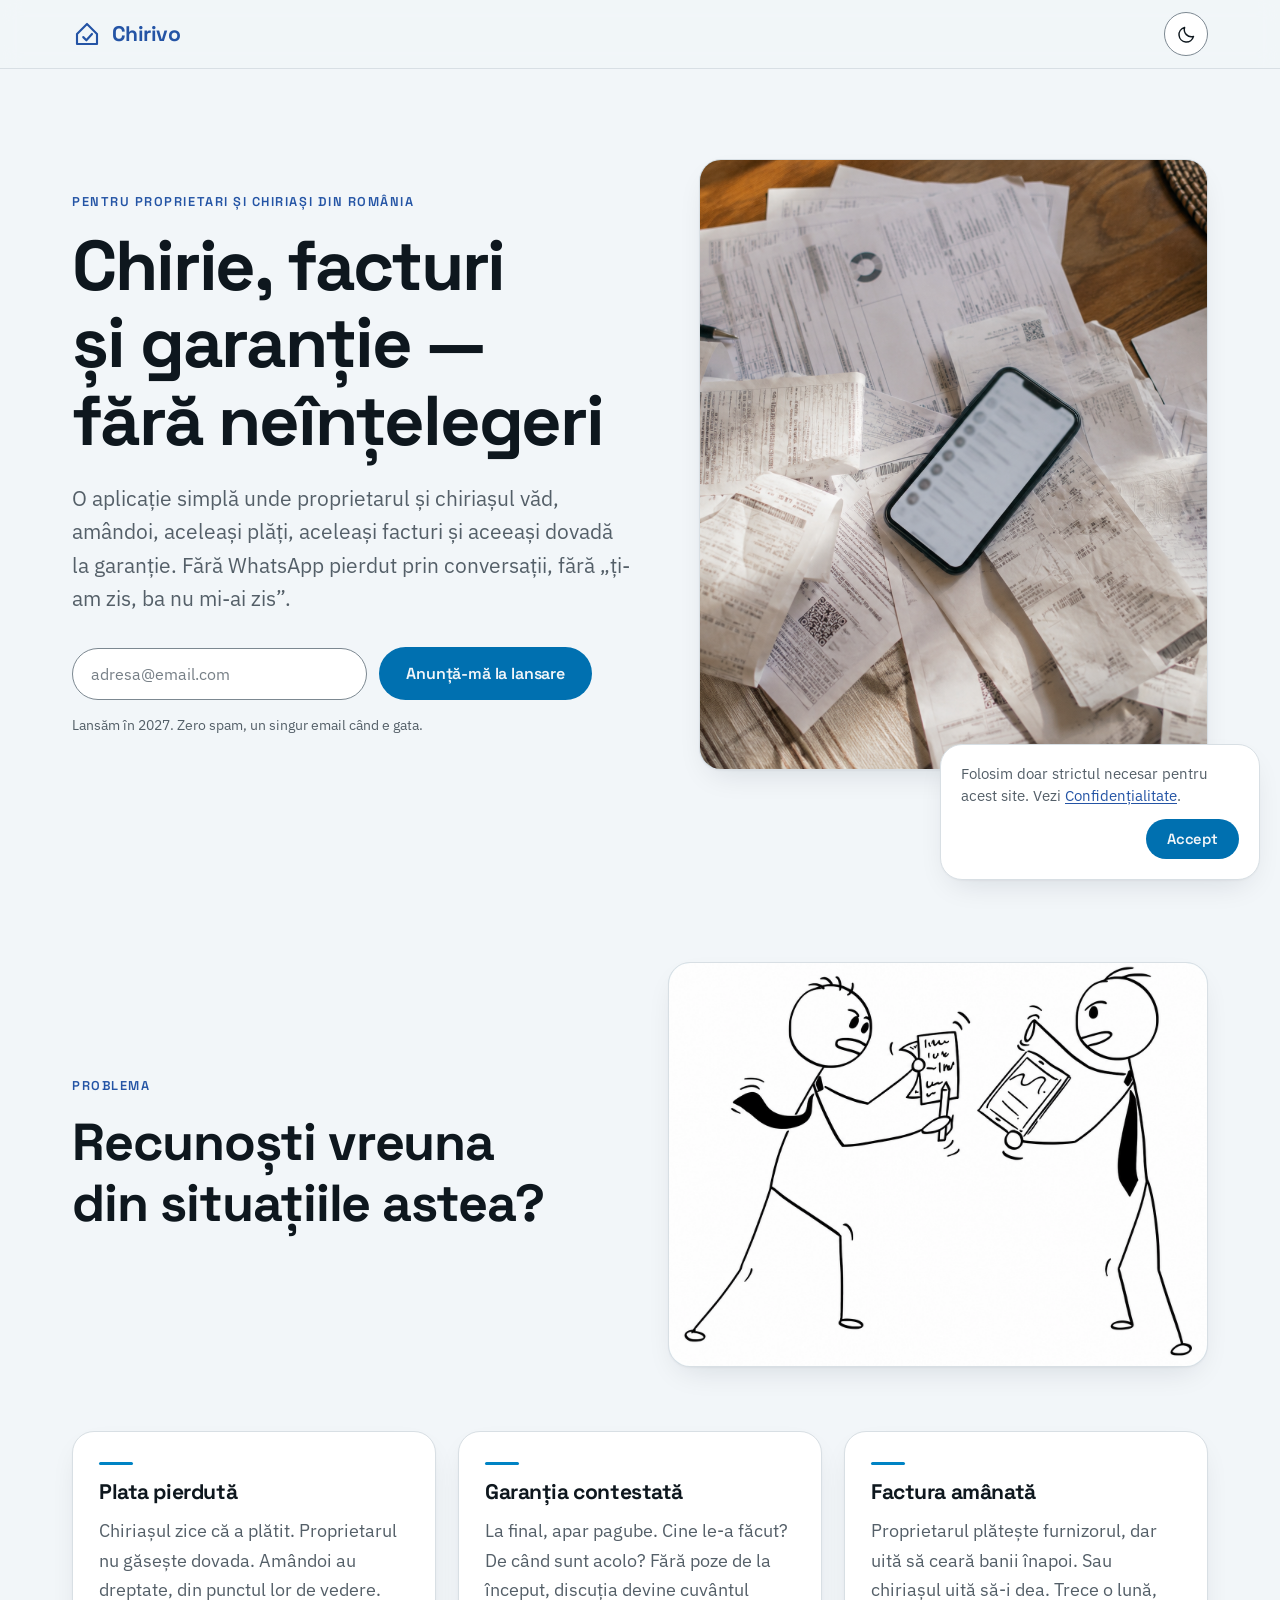
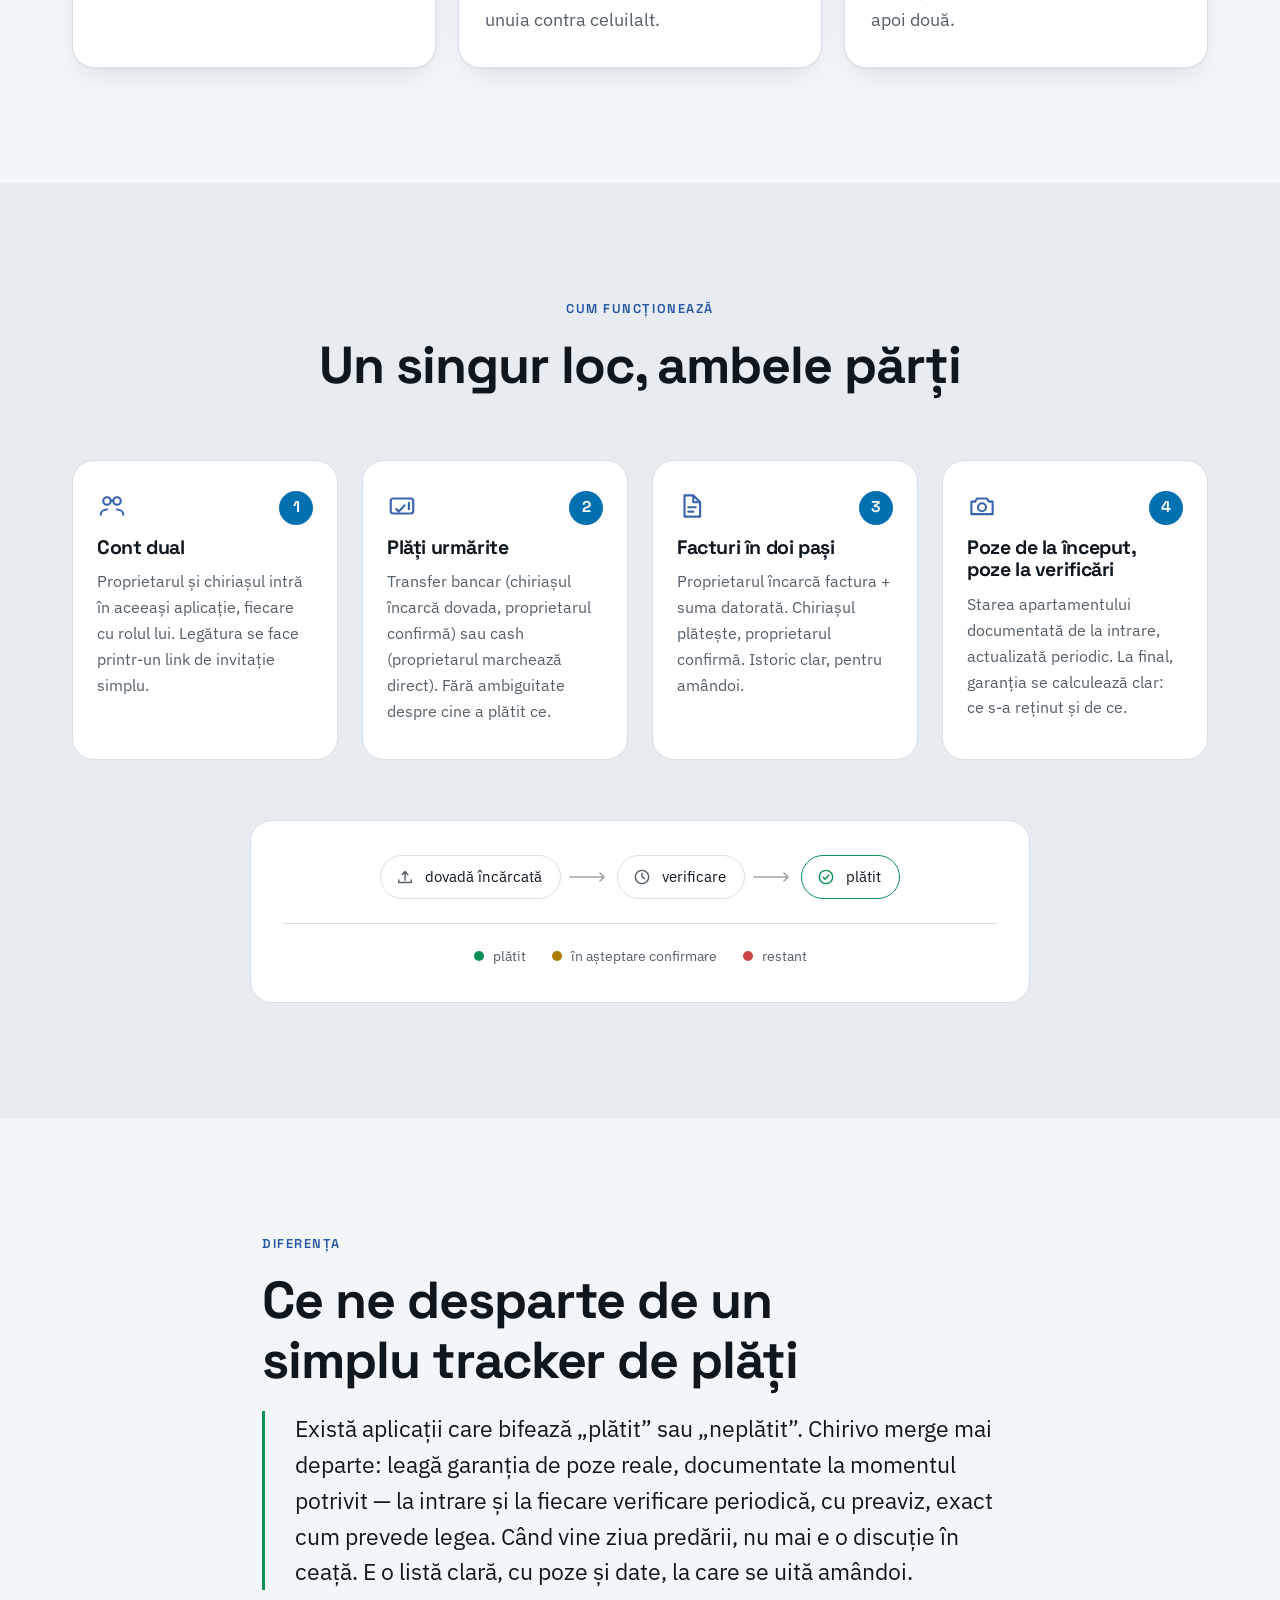
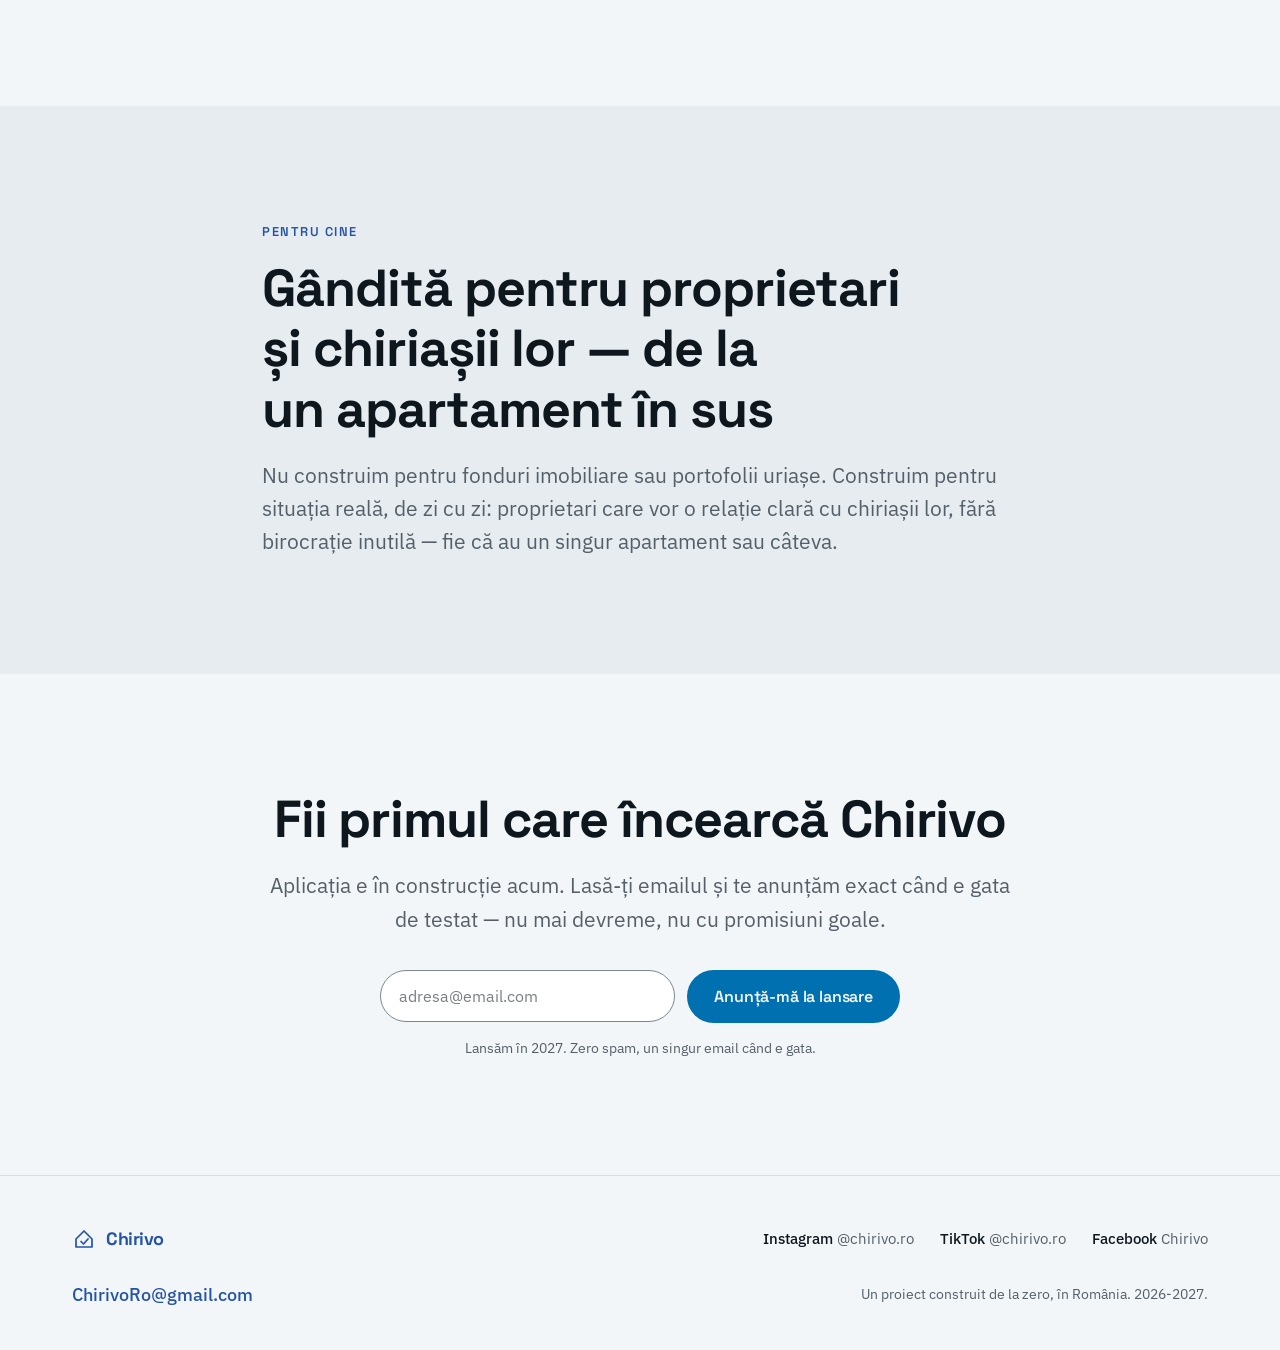
<file: index.html>
<!DOCTYPE html>
<html lang="ro" data-theme="light">
<head>
  <meta charset="UTF-8">
  <meta name="viewport" content="width=device-width, initial-scale=1.0">

  <!-- ============================================================
       SEO + METADATE
       ============================================================ -->
  <title>Chirivo — chirie, facturi și garanție fără neînțelegeri</title>
  <meta name="description" content="O aplicație simplă unde proprietarul și chiriașul văd, amândoi, aceleași plăți, aceleași facturi și aceeași dovadă la garanție.">
  <meta name="theme-color" content="#3B6FCC">

  <!-- Open Graph (share pe social media) -->
  <meta property="og:type" content="website">
  <meta property="og:title" content="Chirivo — chirie, facturi și garanție fără neînțelegeri">
  <meta property="og:description" content="O aplicație simplă unde proprietarul și chiriașul văd, amândoi, aceleași plăți, aceleași facturi și aceeași dovadă la garanție.">
  <meta property="og:locale" content="ro_RO">
  <!-- Cât timp site-ul stă pe GitHub Pages. Când legi domeniul propriu (ex. chirivo.ro),
       schimbă ambele adrese de mai jos cu cele noi — vezi README, secțiunea de domeniu. -->
  <meta property="og:url" content="https://pixelcraft-fo.github.io/Chirivo/">
  <meta property="og:image" content="https://pixelcraft-fo.github.io/Chirivo/images/og.png">
  <meta property="og:image:width" content="1200">
  <meta property="og:image:height" content="630">

  <!-- Twitter/X (folosește tot cardul Open Graph de mai sus) -->
  <meta name="twitter:card" content="summary_large_image">
  <meta name="twitter:title" content="Chirivo — chirie, facturi și garanție fără neînțelegeri">
  <meta name="twitter:description" content="O aplicație simplă unde proprietarul și chiriașul văd, amândoi, aceleași plăți, aceleași facturi și aceeași dovadă la garanție.">
  <meta name="twitter:image" content="https://pixelcraft-fo.github.io/Chirivo/images/og.png">

  <!-- Favicon (iconița brandului, fișier separat: favicon.svg) -->
  <link rel="icon" href="favicon.svg" type="image/svg+xml">

  <!-- ============================================================
       FONTURI — Space Grotesk (titluri) + IBM Plex Sans (text)
       ============================================================ -->
  <link rel="preconnect" href="https://fonts.googleapis.com">
  <link rel="preconnect" href="https://fonts.gstatic.com" crossorigin>
  <link href="https://fonts.googleapis.com/css2?family=IBM+Plex+Sans:wght@400;500;600&family=Space+Grotesk:wght@600;700&display=swap" rel="stylesheet">

  <link rel="stylesheet" href="style.css">

  <!-- ============================================================
       TEMA — se aplică ÎNAINTE de primul paint, ca să nu clipească
       pagina albă când utilizatorul are tema dark salvată.
       (singurul script inline din pagină; restul e în script.js)
       ============================================================ -->
  <script>
    (function () {
      var salvat = null;
      try { salvat = localStorage.getItem('chirivo-theme'); } catch (e) {}
      var sistemDark = window.matchMedia('(prefers-color-scheme: dark)').matches;
      var tema = salvat || (sistemDark ? 'dark' : 'light');
      document.documentElement.setAttribute('data-theme', tema);
    })();
  </script>

  <!-- ============================================================
       ANALYTICS — Cloudflare Web Analytics.
       Fără cookie-uri, fără urmărire individuală — doar cifre
       agregate (vizitatori, pagini, dispozitive). De-asta nu are
       nevoie de acordul din caseta de consimțământ.
       ============================================================ -->
  <script type='module' src='https://static.cloudflareinsights.com/beacon.min.js' data-cf-beacon='{"token": "d4bb75a4bd6c4e7bae8ffd09bd26c5d8"}'></script>
</head>

<body>

  <!-- ============================================================
       PRELOADER — ecran plin, ÎNTOTDEAUNA pe fundal închis,
       indiferent de tema aleasă. Iconița se desenează, apoi fade-out.
       Se ascunde din script.js (sau instant, dacă utilizatorul are
       prefers-reduced-motion: reduce).
       ============================================================ -->
  <div class="preloader" id="preloader" role="status" aria-label="Se încarcă Chirivo">
    <svg class="preloader__mark" viewBox="0 0 24 24" fill="none" xmlns="http://www.w3.org/2000/svg" aria-hidden="true">
      <path class="house" d="M4 12L12 4L20 12V20H4V12Z" stroke="currentColor" stroke-width="1.7" stroke-linejoin="round" stroke-linecap="round"/>
      <path class="check" d="M9 14.5L11.5 17L16 12" stroke="currentColor" stroke-width="1.7" stroke-linecap="round" stroke-linejoin="round"/>
    </svg>
  </div>

  <!-- Sări la conținut — util pentru navigare cu tastatura -->
  <a class="skip-link" href="#continut">Sari la conținut</a>

  <!-- ============================================================
       1. HEADER — logo stânga, switch temă dreapta
       ============================================================ -->
  <header class="site-header">
    <div class="wrap site-header__inner">

      <a class="logo" href="#" aria-label="Chirivo — acasă">
        <svg class="logo__mark" viewBox="0 0 24 24" fill="none" xmlns="http://www.w3.org/2000/svg" aria-hidden="true">
          <path d="M4 12L12 4L20 12V20H4V12Z" stroke="currentColor" stroke-width="1.7" stroke-linejoin="round" stroke-linecap="round"/>
          <path d="M9 14.5L11.5 17L16 12" stroke="currentColor" stroke-width="1.7" stroke-linecap="round" stroke-linejoin="round"/>
        </svg>
        <span class="logo__word">Chirivo</span>
      </a>

      <!-- Switch temă: aria-label-ul e actualizat din JS -->
      <button class="theme-toggle" id="theme-toggle" type="button" aria-label="Comută tema">
        <!-- soare (vizibil în tema dark: „treci pe light") -->
        <svg class="theme-toggle__icon theme-toggle__icon--sun" viewBox="0 0 24 24" fill="none" aria-hidden="true">
          <circle cx="12" cy="12" r="4.2" stroke="currentColor" stroke-width="1.7"/>
          <path d="M12 2.6v2.2M12 19.2v2.2M4.5 4.5l1.6 1.6M17.9 17.9l1.6 1.6M2.6 12h2.2M19.2 12h2.2M4.5 19.5l1.6-1.6M17.9 6.1l1.6-1.6" stroke="currentColor" stroke-width="1.7" stroke-linecap="round"/>
        </svg>
        <!-- lună (vizibilă în tema light: „treci pe dark") -->
        <svg class="theme-toggle__icon theme-toggle__icon--moon" viewBox="0 0 24 24" fill="none" aria-hidden="true">
          <path d="M20 14.2A8.2 8.2 0 0 1 9.8 4a8.4 8.4 0 1 0 10.2 10.2Z" stroke="currentColor" stroke-width="1.7" stroke-linejoin="round" stroke-linecap="round"/>
        </svg>
      </button>

    </div>
  </header>

  <main id="continut">

    <!-- ============================================================
         2. HERO
         ============================================================ -->
    <section class="hero">
      <div class="wrap hero__grid">

        <div class="hero__col">
          <p class="eyebrow">Pentru proprietari și chiriași din România</p>
          <h1 class="hero__title">Chirie, facturi și garanție — fără neînțelegeri</h1>
          <p class="hero__sub lead">
            O aplicație simplă unde proprietarul și chiriașul văd, amândoi, aceleași plăți,
            aceleași facturi și aceeași dovadă la garanție. Fără WhatsApp pierdut prin
            conversații, fără „ți-am zis, ba nu mi-ai zis”.
          </p>

          <!-- Formular waitlist #1 (Hero).
               ÎNLOCUIEȘTE YOUR_FORM_ID cu ID-ul tău real de pe formspree.io -->
          <div class="signup" data-signup>
            <form class="signup__form" action="https://formspree.io/f/mgaewygp" method="POST" novalidate>
              <label class="visually-hidden" for="email-hero">Adresa ta de email</label>
              <input class="signup__input" type="email" id="email-hero" name="email" placeholder="adresa@email.com" autocomplete="email" required>
              <button class="btn btn--primary" type="submit">Anunță-mă la lansare</button>
            </form>
            <p class="signup__note">Lansăm în 2027. Zero spam, un singur email când e gata.</p>
            <!-- Mesajele de stare (succes/eroare) sunt afișate din script.js -->
            <p class="signup__msg" role="status" aria-live="polite" hidden></p>
          </div>
        </div>

        <div class="hero__col hero__media">
          <!-- Cadrul are un background din paletă: dacă poza lipsește,
               secțiunea rămâne curată vizual (vezi .media-frame în style.css) -->
          <figure class="media-frame media-frame--hero">
            <img src="images/poza1.png" alt="Proprietar și chiriaș verificând împreună, pe telefon, situația plăților și a facturilor apartamentului" loading="eager" width="1200" height="1400">
          </figure>
        </div>

      </div>
    </section>

    <!-- ============================================================
         3. PROBLEMA
         ============================================================ -->
    <section class="section problema">
      <div class="wrap">

        <div class="problema__head">
          <div class="problema__head-text">
            <p class="eyebrow">Problema</p>
            <h2 class="section__title">Recunoști vreuna din situațiile astea?</h2>
          </div>
          <figure class="media-frame media-frame--problema">
            <img src="images/poza2.png" alt="Chitanțe, facturi de utilități și mesaje pe telefon amestecate pe masă — evidența unei chirii ținută dezordonat" loading="lazy" width="900" height="700">
          </figure>
        </div>

        <!-- 3 carduri: stivuite pe mobil, alăturate pe desktop -->
        <div class="cards">

          <article class="card">
            <h3 class="card__title">Plata pierdută</h3>
            <p class="card__text">Chiriașul zice că a plătit. Proprietarul nu găsește dovada. Amândoi au dreptate, din punctul lor de vedere.</p>
          </article>

          <article class="card">
            <h3 class="card__title">Garanția contestată</h3>
            <p class="card__text">La final, apar pagube. Cine le-a făcut? De când sunt acolo? Fără poze de la început, discuția devine cuvântul unuia contra celuilalt.</p>
          </article>

          <article class="card">
            <h3 class="card__title">Factura amânată</h3>
            <p class="card__text">Proprietarul plătește furnizorul, dar uită să ceară banii înapoi. Sau chiriașul uită să-i dea. Trece o lună, apoi două.</p>
          </article>

        </div>
      </div>
    </section>

    <!-- ============================================================
         4. CUM FUNCȚIONEAZĂ — 4 pași numerotați + schema de status
         ============================================================ -->
    <section class="section cum">
      <div class="wrap">
        <p class="eyebrow">Cum funcționează</p>
        <h2 class="section__title section__title--center">Un singur loc, ambele părți</h2>

        <ol class="steps">

          <li class="step">
            <span class="step__num" aria-hidden="true">1</span>
            <!-- iconiță: două persoane legate (cont dual) -->
            <svg class="step__icon" viewBox="0 0 24 24" fill="none" aria-hidden="true">
              <circle cx="8" cy="8" r="3" stroke="currentColor" stroke-width="1.7"/>
              <circle cx="16" cy="8" r="3" stroke="currentColor" stroke-width="1.7"/>
              <path d="M3 19c0-2.5 2.2-4.2 5-4.2M21 19c0-2.5-2.2-4.2-5-4.2M11 8h2" stroke="currentColor" stroke-width="1.7" stroke-linecap="round"/>
            </svg>
            <h3 class="step__title">Cont dual</h3>
            <p class="step__text">Proprietarul și chiriașul intră în aceeași aplicație, fiecare cu rolul lui. Legătura se face printr-un link de invitație simplu.</p>
          </li>

          <li class="step">
            <span class="step__num" aria-hidden="true">2</span>
            <!-- iconiță: bancnotă / plată confirmată -->
            <svg class="step__icon" viewBox="0 0 24 24" fill="none" aria-hidden="true">
              <rect x="3" y="6" width="18" height="12" rx="2" stroke="currentColor" stroke-width="1.7"/>
              <path d="M7.5 14.5l2 2 4.5-5" stroke="currentColor" stroke-width="1.7" stroke-linecap="round" stroke-linejoin="round"/>
              <path d="M17.5 9.5v5" stroke="currentColor" stroke-width="1.7" stroke-linecap="round"/>
            </svg>
            <h3 class="step__title">Plăți urmărite</h3>
            <p class="step__text">Transfer bancar (chiriașul încarcă dovada, proprietarul confirmă) sau cash (proprietarul marchează direct). Fără ambiguitate despre cine a plătit ce.</p>
          </li>

          <li class="step">
            <span class="step__num" aria-hidden="true">3</span>
            <!-- iconiță: document cu două etape -->
            <svg class="step__icon" viewBox="0 0 24 24" fill="none" aria-hidden="true">
              <path d="M6 3.5h7L18.5 9v11.5h-12.5V3.5Z" stroke="currentColor" stroke-width="1.7" stroke-linejoin="round"/>
              <path d="M13 3.5V9h5.5" stroke="currentColor" stroke-width="1.7" stroke-linejoin="round"/>
              <path d="M9 13h6M9 16.5h4" stroke="currentColor" stroke-width="1.7" stroke-linecap="round"/>
            </svg>
            <h3 class="step__title">Facturi în doi pași</h3>
            <p class="step__text">Proprietarul încarcă factura + suma datorată. Chiriașul plătește, proprietarul confirmă. Istoric clar, pentru amândoi.</p>
          </li>

          <li class="step">
            <span class="step__num" aria-hidden="true">4</span>
            <!-- iconiță: aparat foto -->
            <svg class="step__icon" viewBox="0 0 24 24" fill="none" aria-hidden="true">
              <path d="M3.5 8.5h3l1.5-2.5h8l1.5 2.5h3v10h-17v-10Z" stroke="currentColor" stroke-width="1.7" stroke-linejoin="round"/>
              <circle cx="12" cy="13" r="3.2" stroke="currentColor" stroke-width="1.7"/>
            </svg>
            <h3 class="step__title">Poze de la început, poze la verificări</h3>
            <p class="step__text">Starea apartamentului documentată de la intrare, actualizată periodic. La final, garanția se calculează clar: ce s-a reținut și de ce.</p>
          </li>

        </ol>

        <!-- Schema de status: mini-flow desenat în SVG/CSS, nu imagine.
             Cele 3 stări din Chirivo: plătit / în așteptare / restant. -->
        <div class="flow">

          <ol class="flow__track" aria-label="Traseul unei plăți în Chirivo: dovadă încărcată, verificare, plătit">
            <li class="flow__node">
              <svg class="flow__icon" viewBox="0 0 24 24" fill="none" aria-hidden="true">
                <path d="M12 16V5.5M12 5.5 8.5 9M12 5.5 15.5 9" stroke="currentColor" stroke-width="1.7" stroke-linecap="round" stroke-linejoin="round"/>
                <path d="M4.5 15.5v3h15v-3" stroke="currentColor" stroke-width="1.7" stroke-linecap="round" stroke-linejoin="round"/>
              </svg>
              <span>dovadă încărcată</span>
            </li>

            <li class="flow__arrow" aria-hidden="true">
              <svg viewBox="0 0 40 12" fill="none">
                <path d="M1 6h34M31 2l4 4-4 4" stroke="currentColor" stroke-width="1.7" stroke-linecap="round" stroke-linejoin="round"/>
              </svg>
            </li>

            <li class="flow__node">
              <svg class="flow__icon" viewBox="0 0 24 24" fill="none" aria-hidden="true">
                <circle cx="12" cy="12" r="8" stroke="currentColor" stroke-width="1.7"/>
                <path d="M12 7.5V12l3 2" stroke="currentColor" stroke-width="1.7" stroke-linecap="round" stroke-linejoin="round"/>
              </svg>
              <span>verificare</span>
            </li>

            <li class="flow__arrow" aria-hidden="true">
              <svg viewBox="0 0 40 12" fill="none">
                <path d="M1 6h34M31 2l4 4-4 4" stroke="currentColor" stroke-width="1.7" stroke-linecap="round" stroke-linejoin="round"/>
              </svg>
            </li>

            <li class="flow__node">
              <svg class="flow__icon" viewBox="0 0 24 24" fill="none" aria-hidden="true">
                <circle cx="12" cy="12" r="8" stroke="currentColor" stroke-width="1.7"/>
                <path d="M8.5 12.2l2.4 2.4 4.6-5" stroke="currentColor" stroke-width="1.7" stroke-linecap="round" stroke-linejoin="round"/>
              </svg>
              <span>plătit</span>
            </li>
          </ol>

          <!-- Legenda celor 3 culori de status -->
          <ul class="legend">
            <li class="legend__item"><span class="dot dot--paid" aria-hidden="true"></span>plătit</li>
            <li class="legend__item"><span class="dot dot--pending" aria-hidden="true"></span>în așteptare confirmare</li>
            <li class="legend__item"><span class="dot dot--late" aria-hidden="true"></span>restant</li>
          </ul>

        </div>
      </div>
    </section>

    <!-- ============================================================
         5. DIFERENȚIATORUL
         ============================================================ -->
    <section class="section diferentiator">
      <div class="wrap wrap--narrow">
        <p class="eyebrow">Diferența</p>
        <h2 class="section__title">Ce ne desparte de un simplu tracker de plăți</h2>
        <p class="statement">
          Există aplicații care bifează „plătit” sau „neplătit”. Chirivo merge mai departe:
          leagă garanția de poze reale, documentate la momentul potrivit — la intrare și la
          fiecare verificare periodică, cu preaviz, exact cum prevede legea. Când vine ziua
          predării, nu mai e o discuție în ceață. E o listă clară, cu poze și date, la care
          se uită amândoi.
        </p>
      </div>
    </section>

    <!-- ============================================================
         6. PENTRU CINE
         ============================================================ -->
    <section class="section pentru-cine">
      <div class="wrap wrap--narrow">
        <p class="eyebrow">Pentru cine</p>
        <h2 class="section__title">Gândită pentru proprietari și chiriașii lor — de la un apartament în sus</h2>
        <p class="lead">
          Nu construim pentru fonduri imobiliare sau portofolii uriașe. Construim pentru
          situația reală, de zi cu zi: proprietari care vor o relație clară cu chiriașii lor,
          fără birocrație inutilă — fie că au un singur apartament sau câteva.
        </p>
      </div>
    </section>

    <!-- ============================================================
         7. WAITLIST FINAL
         ============================================================ -->
    <section class="section waitlist">
      <div class="wrap wrap--narrow waitlist__inner">
        <h2 class="section__title section__title--center">Fii primul care încearcă Chirivo</h2>
        <p class="lead waitlist__text">
          Aplicația e în construcție acum. Lasă-ți emailul și te anunțăm exact când e gata
          de testat — nu mai devreme, nu cu promisiuni goale.
        </p>

        <!-- Formular waitlist #2 (final).
             ÎNLOCUIEȘTE YOUR_FORM_ID cu ID-ul tău real de pe formspree.io -->
        <div class="signup signup--center" data-signup>
          <form class="signup__form" action="https://formspree.io/f/mgaewygp" method="POST" novalidate>
            <label class="visually-hidden" for="email-final">Adresa ta de email</label>
            <input class="signup__input" type="email" id="email-final" name="email" placeholder="adresa@email.com" autocomplete="email" required>
            <button class="btn btn--primary" type="submit">Anunță-mă la lansare</button>
          </form>
          <p class="signup__note">Lansăm în 2027. Zero spam, un singur email când e gata.</p>
          <p class="signup__msg" role="status" aria-live="polite" hidden></p>
        </div>
      </div>
    </section>

  </main>

  <!-- ============================================================
       8. FOOTER
       ============================================================ -->
  <footer class="site-footer">
    <div class="wrap site-footer__inner">

      <a class="logo logo--sm" href="#" aria-label="Chirivo — sus">
        <svg class="logo__mark" viewBox="0 0 24 24" fill="none" xmlns="http://www.w3.org/2000/svg" aria-hidden="true">
          <path d="M4 12L12 4L20 12V20H4V12Z" stroke="currentColor" stroke-width="1.7" stroke-linejoin="round" stroke-linecap="round"/>
          <path d="M9 14.5L11.5 17L16 12" stroke="currentColor" stroke-width="1.7" stroke-linecap="round" stroke-linejoin="round"/>
        </svg>
        <span class="logo__word">Chirivo</span>
      </a>

      <nav class="site-footer__social" aria-label="Rețele sociale">
 
  <a href="https://www.instagram.com/chirivo.ro/" rel="noopener">Instagram <span class="handle">@chirivo.ro</span></a>
 
  <a href="https://www.tiktok.com/@chirivo.ro?lang=ro-RO" rel="noopener">TikTok <span class="handle">@chirivo.ro</span></a>
  
  <a href="https://www.facebook.com/profile.php?id=61593567008754" rel="noopener">Facebook <span class="handle">Chirivo</span></a>
</nav>

      <p class="site-footer__contact">
        <a href="mailto:ChirivoRo@gmail.com">ChirivoRo@gmail.com</a>
      </p>

      <p class="site-footer__fine">Un proiect construit de la zero, în România. 2026-2027.</p>

    </div>
  </footer>

  <!-- ============================================================
       CONSIMȚĂMÂNT — casetă mică, colț dreapta-jos, o singură dată.
       Apare după preloader dacă utilizatorul n-a acceptat deja
       (salvat local, în același browser). Nu blochează pagina —
       rămâne vizibil restul conținutului dedesubt.
       ============================================================ -->
  <div class="consent" id="consent" hidden>
    <p class="consent__text">
      <span class="consent__text--long">Folosim doar strictul necesar pentru acest site.</span>
      Vezi <a href="privacy.html">Confidențialitate</a>.
    </p>
    <button class="btn btn--primary consent__accept" id="consent-accept" type="button">Accept</button>
  </div>

  <script src="script.js"></script>
</body>
</html>
</file>
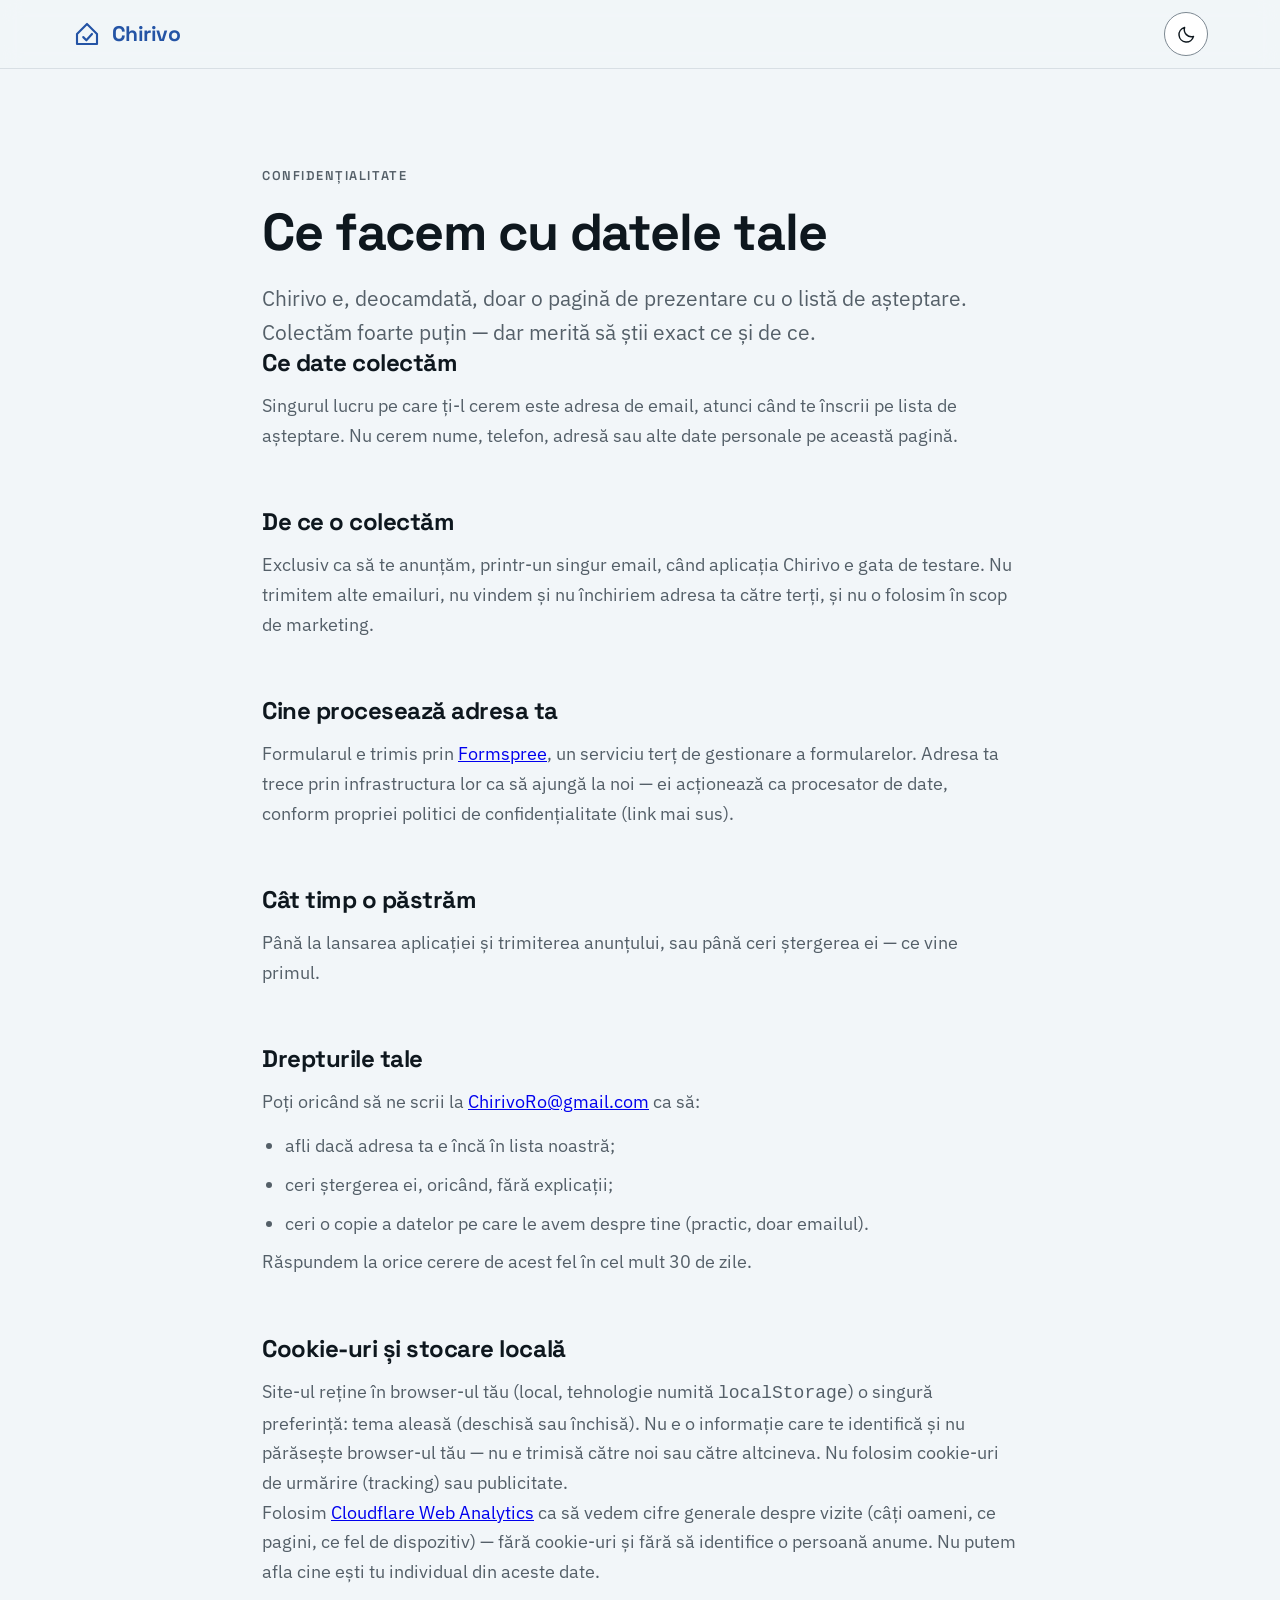
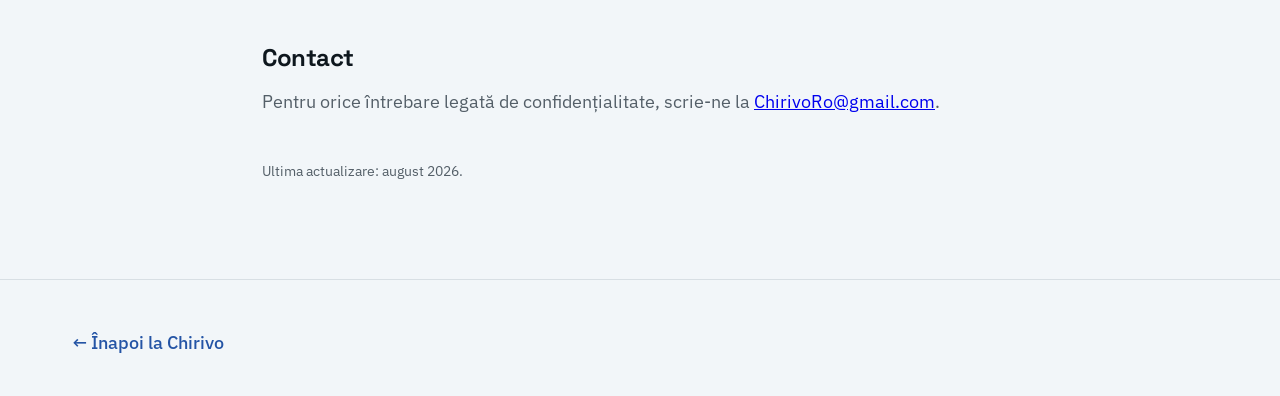
<file: privacy.html>
<!DOCTYPE html>
<html lang="ro" data-theme="light">
<head>
  <meta charset="UTF-8">
  <meta name="viewport" content="width=device-width, initial-scale=1.0">

  <title>Confidențialitate — Chirivo</title>
  <meta name="description" content="Ce date colectează Chirivo prin formularul de waitlist, de ce, și cum le poți cere ștergerea.">
  <meta name="robots" content="noindex">
  <meta name="theme-color" content="#3B6FCC">

  <link rel="icon" href="favicon.svg" type="image/svg+xml">

  <link rel="preconnect" href="https://fonts.googleapis.com">
  <link rel="preconnect" href="https://fonts.gstatic.com" crossorigin>
  <link href="https://fonts.googleapis.com/css2?family=IBM+Plex+Sans:wght@400;500;600&family=Space+Grotesk:wght@600;700&display=swap" rel="stylesheet">

  <link rel="stylesheet" href="style.css">

  <script>
    (function () {
      var salvat = null;
      try { salvat = localStorage.getItem('chirivo-theme'); } catch (e) {}
      var sistemDark = window.matchMedia('(prefers-color-scheme: dark)').matches;
      var tema = salvat || (sistemDark ? 'dark' : 'light');
      document.documentElement.setAttribute('data-theme', tema);
    })();
  </script>

  <!-- Analytics — vezi nota din secțiunea "Cookie-uri și stocare locală" de mai jos -->
  <script type='module' src='https://static.cloudflareinsights.com/beacon.min.js' data-cf-beacon='{"token": "d4bb75a4bd6c4e7bae8ffd09bd26c5d8"}'></script>

  <style>
    /* stiluri mici, doar pentru pagina asta — nu ating style.css */
    .legal { padding-block: clamp(48px, 8vw, 96px); }
    .legal h2 { font-size: 1.5rem; margin-top: 2.4em; margin-bottom: 0.6em; }
    .legal h2:first-of-type { margin-top: 0; }
    .legal p, .legal li { color: var(--ink-muted); }
    .legal ul { margin: 0.8em 0 0; padding-left: 1.3em; }
    .legal li { margin-bottom: 0.5em; }
    .legal .updated { font-size: 0.9rem; color: var(--ink-muted); margin-top: 3em; }
  </style>
</head>

<body>

  <a class="skip-link" href="#continut">Sari la conținut</a>

  <header class="site-header">
    <div class="wrap site-header__inner">
      <a class="logo" href="index.html" aria-label="Chirivo — acasă">
        <svg class="logo__mark" viewBox="0 0 24 24" fill="none" xmlns="http://www.w3.org/2000/svg" aria-hidden="true">
          <path d="M4 12L12 4L20 12V20H4V12Z" stroke="currentColor" stroke-width="1.7" stroke-linejoin="round" stroke-linecap="round"/>
          <path d="M9 14.5L11.5 17L16 12" stroke="currentColor" stroke-width="1.7" stroke-linecap="round" stroke-linejoin="round"/>
        </svg>
        <span class="logo__word">Chirivo</span>
      </a>
      <button class="theme-toggle" id="theme-toggle" type="button" aria-label="Comută tema">
        <svg class="theme-toggle__icon theme-toggle__icon--sun" viewBox="0 0 24 24" fill="none" aria-hidden="true">
          <circle cx="12" cy="12" r="4.2" stroke="currentColor" stroke-width="1.7"/>
          <path d="M12 2.6v2.2M12 19.2v2.2M4.5 4.5l1.6 1.6M17.9 17.9l1.6 1.6M2.6 12h2.2M19.2 12h2.2M4.5 19.5l1.6-1.6M17.9 6.1l1.6-1.6" stroke="currentColor" stroke-width="1.7" stroke-linecap="round"/>
        </svg>
        <svg class="theme-toggle__icon theme-toggle__icon--moon" viewBox="0 0 24 24" fill="none" aria-hidden="true">
          <path d="M20 14.2A8.2 8.2 0 0 1 9.8 4a8.4 8.4 0 1 0 10.2 10.2Z" stroke="currentColor" stroke-width="1.7" stroke-linejoin="round" stroke-linecap="round"/>
        </svg>
      </button>
    </div>
  </header>

  <main id="continut">
    <section class="legal">
      <div class="wrap wrap--narrow">

        <p class="eyebrow">Confidențialitate</p>
        <h1 class="section__title">Ce facem cu datele tale</h1>
        <p class="lead">
          Chirivo e, deocamdată, doar o pagină de prezentare cu o listă de așteptare.
          Colectăm foarte puțin — dar merită să știi exact ce și de ce.
        </p>

        <h2>Ce date colectăm</h2>
        <p>
          Singurul lucru pe care ți-l cerem este adresa de email, atunci când te
          înscrii pe lista de așteptare. Nu cerem nume, telefon, adresă sau alte
          date personale pe această pagină.
        </p>

        <h2>De ce o colectăm</h2>
        <p>
          Exclusiv ca să te anunțăm, printr-un singur email, când aplicația Chirivo
          e gata de testare. Nu trimitem alte emailuri, nu vindem și nu închiriem
          adresa ta către terți, și nu o folosim în scop de marketing.
        </p>

        <h2>Cine procesează adresa ta</h2>
        <p>
          Formularul e trimis prin <a href="https://formspree.io/legal/privacy-policy" target="_blank" rel="noopener">Formspree</a>,
          un serviciu terț de gestionare a formularelor. Adresa ta trece prin
          infrastructura lor ca să ajungă la noi — ei acționează ca procesator de
          date, conform propriei politici de confidențialitate (link mai sus).
        </p>

        <h2>Cât timp o păstrăm</h2>
        <p>
          Până la lansarea aplicației și trimiterea anunțului, sau până ceri
          ștergerea ei — ce vine primul.
        </p>

        <h2>Drepturile tale</h2>
        <p>Poți oricând să ne scrii la <a href="mailto:ChirivoRo@gmail.com">ChirivoRo@gmail.com</a> ca să:</p>
        <ul>
          <li>afli dacă adresa ta e încă în lista noastră;</li>
          <li>ceri ștergerea ei, oricând, fără explicații;</li>
          <li>ceri o copie a datelor pe care le avem despre tine (practic, doar emailul).</li>
        </ul>
        <p>Răspundem la orice cerere de acest fel în cel mult 30 de zile.</p>

        <h2>Cookie-uri și stocare locală</h2>
        <p>
          Site-ul reține în browser-ul tău (local, tehnologie numită
          <code>localStorage</code>) o singură preferință: tema aleasă (deschisă
          sau închisă). Nu e o informație care te identifică și nu părăsește
          browser-ul tău — nu e trimisă către noi sau către altcineva. Nu folosim
          cookie-uri de urmărire (tracking) sau publicitate.
        </p>
        <p>
          Folosim <a href="https://www.cloudflare.com/web-analytics/" target="_blank" rel="noopener">Cloudflare Web Analytics</a>
          ca să vedem cifre generale despre vizite (câți oameni, ce pagini, ce fel
          de dispozitiv) — fără cookie-uri și fără să identifice o persoană
          anume. Nu putem afla cine ești tu individual din aceste date.
        </p>

        <h2>Contact</h2>
        <p>
          Pentru orice întrebare legată de confidențialitate, scrie-ne la
          <a href="mailto:ChirivoRo@gmail.com">ChirivoRo@gmail.com</a>.
        </p>

        <p class="updated">Ultima actualizare: august 2026.</p>

      </div>
    </section>
  </main>

  <footer class="site-footer">
    <div class="wrap site-footer__inner">
      <p class="site-footer__contact">
        <a href="index.html">← Înapoi la Chirivo</a>
      </p>
    </div>
  </footer>

  <script src="script.js"></script>
</body>
</html>
</file>
<file: style.css>
/* ============================================================
   CHIRIVO — landing page
   ------------------------------------------------------------
   Cuprins:
   1.  Variabile (teme light/dark)
   2.  Reset + baze
   3.  Tipografie
   4.  Utilitare (container, eyebrow, accesibilitate)
   5.  Butoane + focus
   6.  Preloader
   7.  Header + switch temă
   8.  Hero
   9.  Imagini (cadru cu fallback)
   10. Problema (carduri)
   11. Cum funcționează (pași + flow de status)
   12. Diferențiator + Pentru cine
   13. Waitlist + formular
   14. Footer
   15. Breakpoints (768px tabletă, 1024px+ desktop)
   16. prefers-reduced-motion
   ------------------------------------------------------------
   Notă despre culori: fiecare variabilă e declarată de două ori —
   întâi hex (fallback pentru browsere vechi), apoi oklch. Browserul
   care înțelege oklch o folosește pe a doua; restul rămân pe hex.
   ============================================================ */


/* ============================================================
   1. VARIABILE — TEMA LIGHT (implicită)
   ============================================================ */
:root {
  /* --- culori de brand (identice în ambele teme) --- */
  --brand:            #3B6FCC;
  --brand:            oklch(58% 0.14 240);   /* albastru principal (accente, borduri, logo) */
  --on-brand:         #F4F6FA;
  --on-brand:         oklch(97% 0.006 240);  /* text pe albastru */

  /* Albastrul de UMPLERE (butoane, bulinele cu numărul pașilor).
     E cu două trepte mai închis decât --brand pentru că are text alb
     deasupra: la 58% contrastul e 3.8:1 (sub AA), la 52% urcă la 4.9:1.
     Aceeași nuanță de brand, doar suficient de închisă cât să fie lizibilă. */
  --brand-solid:      #2F5AA6;
  --brand-solid:      oklch(52% 0.14 240);
  --brand-solid-hover:#264A8A;
  --brand-solid-hover:oklch(46% 0.14 240);

  --green:            #1F9E6B;
  --green:            oklch(58% 0.14 155);   /* verde secundar */
  --green-light:      #5FDCA5;
  --green-light:      oklch(80% 0.14 155);   /* verde deschis, pt. fundal închis */

  /* --- suprafețe și text (se schimbă între teme) --- */
  --bg:               #F4F6FA;
  --bg:               oklch(97% 0.006 240);  /* aproape-alb */
  --bg-alt:           #EAEEF6;
  --bg-alt:           oklch(94% 0.008 240);  /* bandă de secțiune */
  --surface:          #FFFFFF;
  --surface:          oklch(100% 0 0);       /* carduri */
  --ink:              #151B26;
  --ink:              oklch(20% 0.02 240);   /* text principal */
  --ink-muted:        #4F5967;
  --ink-muted:        oklch(48% 0.02 240);   /* text secundar (AA pe --bg) */
  --line:             #DCE2ED;
  --line:             oklch(90% 0.01 240);   /* borduri decorative (carduri, separatoare) */
  /* bordura controalelor (input, buton temă) — trebuie să atingă 3:1
     față de fundal ca să se vadă unde poți da click */
  --line-control:     #7D8794;
  --line-control:     oklch(62% 0.02 240);

  /* accent-ul folosit ca TEXT are nevoie de mai mult contrast
     decât cel folosit ca fundal — de aici variantele „-text" */
  --brand-text:       #2C55A0;
  --brand-text:       oklch(46% 0.14 260);
  --green-text:       #167A52;
  --green-text:       oklch(45% 0.12 155);

  /* --- culori de status (plătit / în așteptare / restant) --- */
  --status-paid:      #1F9E6B;
  --status-paid:      oklch(58% 0.14 155);
  --status-pending:   #B58200;
  --status-pending:   oklch(62% 0.14 85);   /* galben închis: 3.4:1 pe fundal deschis */
  --status-late:      #CC4A44;
  --status-late:      oklch(58% 0.17 25);

  /* --- constante de layout --- */
  --preloader-bg:     #0C1017;
  --preloader-bg:     oklch(14% 0.014 240);  /* mereu închis, în ambele teme */
  --radius:           14px;
  --radius-lg:        22px;
  --shadow:           0 1px 2px rgba(16, 24, 40, .04), 0 12px 32px -12px rgba(16, 24, 40, .14);
  --wrap:             1200px;
  --pad-x:            20px;

  color-scheme: light;
}

/* ============================================================
   1b. VARIABILE — TEMA DARK
   Nu inversăm mecanic: fundalurile urcă puțin în luminozitate
   pentru carduri, iar accentele devin mai deschise ca să treacă AA.
   ============================================================ */
[data-theme="dark"] {
  --bg:               #0C1017;
  --bg:               oklch(14% 0.014 240);  /* aproape-negru */
  --bg-alt:           #11161F;
  --bg-alt:           oklch(17% 0.016 240);
  --surface:          #161C27;
  --surface:          oklch(20% 0.018 240);
  --ink:              #EDF0F6;
  --ink:              oklch(95% 0.006 240);
  --ink-muted:        #A8B2C1;
  --ink-muted:        oklch(75% 0.015 240);
  --line:             #2A3241;
  --line:             oklch(29% 0.02 240);
  --line-control:     #5F6B74;
  --line-control:     oklch(52% 0.02 240);

  --brand-text:       #8FB2F0;
  --brand-text:       oklch(78% 0.11 250);
  --green-text:       #5FDCA5;
  --green-text:       oklch(80% 0.14 155);   /* verdele deschis din paletă */

  --status-paid:      #5FDCA5;
  --status-paid:      oklch(80% 0.14 155);
  --status-pending:   #E3B341;
  --status-pending:   oklch(82% 0.13 85);
  --status-late:      #F08A84;
  --status-late:      oklch(74% 0.13 25);

  --shadow:           0 1px 2px rgba(0, 0, 0, .3), 0 16px 40px -16px rgba(0, 0, 0, .6);

  color-scheme: dark;
}


/* ============================================================
   2. RESET + BAZE
   ============================================================ */
*, *::before, *::after { box-sizing: border-box; }

html { -webkit-text-size-adjust: 100%; scroll-behavior: smooth; }

body {
  margin: 0;
  background-color: var(--bg);
  color: var(--ink);
  font-family: "IBM Plex Sans", system-ui, -apple-system, "Segoe UI", sans-serif;
  font-size: 17px;
  line-height: 1.65;
  font-weight: 400;
  -webkit-font-smoothing: antialiased;
  transition: background-color .25s ease, color .25s ease;
}

/* blochează scroll-ul cât timp preloader-ul e vizibil */
body.is-loading { overflow: hidden; }

img, svg { display: block; max-width: 100%; }
img { height: auto; }

/* Atributul [hidden] trebuie să bată orice `display` pus de noi.
   Fără asta, formularul (care e display:flex) rămâne vizibil
   după ce JS-ul îi pune hidden = true la trimiterea cu succes. */
[hidden] { display: none !important; }


/* ============================================================
   3. TIPOGRAFIE
   Space Grotesk — titluri, wordmark, butoane, eyebrow.
   IBM Plex Sans — text curent.
   ============================================================ */
h1, h2, h3, .btn, .logo__word, .eyebrow, .step__num {
  font-family: "Space Grotesk", "IBM Plex Sans", system-ui, sans-serif;
}

h1, h2, h3 {
  margin: 0;
  font-weight: 700;
  /* 1.16 nu 1.0 — diacriticele românești (ț, ș coborâtoare și î, ă, â
     cu semne deasupra) au nevoie de spațiu între rânduri */
  line-height: 1.16;
  letter-spacing: -0.02em;
  text-wrap: balance;
}

p { margin: 0; }

/* text mare de introducere */
.lead {
  font-size: clamp(1.06rem, 0.98rem + 0.5vw, 1.3rem);
  line-height: 1.6;
  color: var(--ink-muted);
  text-wrap: pretty;
}

.section__title {
  font-size: clamp(2rem, 1.4rem + 3vw, 3.25rem);
  margin-bottom: 20px;
}
.section__title--center { text-align: center; }


/* ============================================================
   4. UTILITARE
   ============================================================ */
.wrap {
  width: 100%;
  max-width: var(--wrap);
  margin-inline: auto;
  padding-inline: var(--pad-x);
}
.wrap--narrow { max-width: 820px; }

.section { padding-block: clamp(64px, 9vw, 128px); }

/* eticheta mică de deasupra titlurilor */
.eyebrow {
  font-size: 0.8rem;
  font-weight: 600;
  letter-spacing: 0.12em;
  text-transform: uppercase;
  color: var(--brand-text);
  margin-bottom: 16px;
}

/* text doar pentru cititoarele de ecran */
.visually-hidden {
  position: absolute;
  width: 1px; height: 1px;
  padding: 0; margin: -1px;
  overflow: hidden;
  clip: rect(0 0 0 0);
  white-space: nowrap;
  border: 0;
}

/* link „sari la conținut" — apare doar la focus cu tastatura */
.skip-link {
  position: absolute;
  top: -100px;
  left: 12px;
  z-index: 200;
  padding: 10px 16px;
  border-radius: 0 0 var(--radius) var(--radius);
  background: var(--brand-solid);
  color: var(--on-brand);
  font-weight: 600;
  text-decoration: none;
}
.skip-link:focus { top: 0; }


/* ============================================================
   5. BUTOANE + FOCUS VIZIBIL
   Stările de focus sunt obligatorii pe TOT ce e interactiv.
   ============================================================ */
:where(a, button, input, [tabindex]):focus-visible {
  outline: 3px solid var(--brand-text);
  outline-offset: 3px;
  border-radius: 6px;
}

.btn {
  display: inline-flex;
  align-items: center;
  justify-content: center;
  gap: 8px;
  padding: 15px 26px;
  border: 1px solid transparent;
  border-radius: 999px;
  font-size: 1rem;
  font-weight: 600;
  letter-spacing: -0.01em;
  text-decoration: none;
  cursor: pointer;
  transition: background-color .18s ease, transform .18s ease, box-shadow .18s ease;
}

.btn--primary {
  background-color: var(--brand-solid);
  color: var(--on-brand);
}
.btn--primary:hover { background-color: var(--brand-solid-hover); }
.btn--primary:active { transform: translateY(1px); }
.btn[disabled] { opacity: .6; cursor: progress; }


/* ============================================================
   6. PRELOADER
   Fundal ÎNTOTDEAUNA închis (--preloader-bg), indiferent de temă.
   Iconița albă se desenează: întâi casa, apoi bifa.
   ============================================================ */
.preloader {
  position: fixed;
  inset: 0;
  z-index: 999;
  display: grid;
  place-items: center;
  width: 100vw;
  height: 100vh;
  height: 100dvh;
  background-color: var(--preloader-bg);
  color: #FFFFFF;
  transition: opacity .45s ease, visibility .45s ease;
}

/* clasa adăugată din JS când animația s-a terminat */
.preloader.is-done {
  opacity: 0;
  visibility: hidden;
  pointer-events: none;
}

.preloader__mark {
  width: clamp(84px, 22vw, 128px);
  height: auto;
  color: #FFFFFF;   /* monocrom: iconița e albă pe fundal închis */
}

/* Tehnica de desenare: conturul e „ascuns" printr-un dash offset egal
   cu lungimea liniei, apoi offset-ul e animat spre 0.
   Valorile sunt în unitățile viewBox-ului (24x24), nu în pixeli. */
.preloader__mark .house {
  stroke-dasharray: 60;
  stroke-dashoffset: 60;
  animation: draw .8s ease-out .1s forwards;
}
.preloader__mark .check {
  stroke-dasharray: 14;
  stroke-dashoffset: 14;
  animation: draw .4s ease-out .7s forwards;
}
@keyframes draw { to { stroke-dashoffset: 0; } }


/* ============================================================
   7. HEADER + SWITCH TEMĂ
   ============================================================ */
.site-header {
  position: sticky;
  top: 0;
  z-index: 50;
  background-color: color-mix(in srgb, var(--bg) 86%, transparent);
  backdrop-filter: blur(10px);
  border-bottom: 1px solid var(--line);
}

.site-header__inner {
  display: flex;
  align-items: center;
  justify-content: space-between;
  gap: 16px;
  min-height: 68px;
}

/* --- logo (iconiță + wordmark), monocrom --- */
.logo {
  display: inline-flex;
  align-items: center;
  gap: 10px;
  text-decoration: none;
  color: var(--brand-text);   /* o singură culoare pentru tot logo-ul */
}
.logo__mark { width: 30px; height: 30px; }
.logo__word {
  font-size: 1.32rem;
  font-weight: 700;
  letter-spacing: -0.025em;
}
.logo--sm .logo__mark { width: 24px; height: 24px; }
.logo--sm .logo__word { font-size: 1.12rem; }

/* --- switch temă --- */
.theme-toggle {
  display: inline-grid;
  place-items: center;
  width: 44px;
  height: 44px;
  padding: 0;
  border: 1px solid var(--line-control);
  border-radius: 999px;
  background-color: var(--surface);
  color: var(--ink);
  cursor: pointer;
  transition: border-color .18s ease, background-color .18s ease;
}
.theme-toggle:hover { border-color: var(--brand); }
.theme-toggle__icon { width: 21px; height: 21px; grid-area: 1 / 1; }

/* în light se vede luna („treci pe dark"), în dark se vede soarele */
.theme-toggle__icon--sun { display: none; }
[data-theme="dark"] .theme-toggle__icon--sun { display: block; }
[data-theme="dark"] .theme-toggle__icon--moon { display: none; }


/* ============================================================
   8. HERO
   ============================================================ */
.hero { padding-block: clamp(48px, 7vw, 96px) clamp(48px, 6vw, 80px); }

.hero__grid {
  display: grid;
  gap: clamp(36px, 6vw, 64px);
  align-items: center;
}

.hero__title {
  font-size: clamp(2.4rem, 1.5rem + 4.6vw, 4.4rem);
  line-height: 1.1;
  letter-spacing: -0.03em;
  margin-bottom: 22px;
}

.hero__sub { max-width: 56ch; margin-bottom: 32px; }


/* ============================================================
   9. IMAGINI — cadru cu fallback
   Cadrul are propriul background din paletă. Dacă poza lipsește
   (nu e încă în images/), JS-ul marchează cadrul cu .is-empty și
   ascunde <img>, ca layout-ul să rămână intact.
   ============================================================ */
.media-frame {
  position: relative;
  margin: 0;
  overflow: hidden;
  border: 1px solid var(--line);
  border-radius: var(--radius-lg);
  background-color: color-mix(in srgb, var(--brand) 12%, var(--bg-alt));
  box-shadow: var(--shadow);
}
.media-frame img {
  width: 100%;
  height: 100%;
  object-fit: cover;
}
.media-frame--hero { aspect-ratio: 4 / 3; }
.media-frame--problema { aspect-ratio: 4 / 3; }

/* starea „poza încă nu e pusă" — discretă, nu strică secțiunea */
.media-frame.is-empty img { display: none; }
.media-frame.is-empty::after {
  content: attr(data-empty-label);
  position: absolute;
  inset: auto 0 0 0;
  padding: 12px 16px;
  font-size: .78rem;
  letter-spacing: .06em;
  text-transform: uppercase;
  color: var(--ink-muted);
}


/* ============================================================
   10. PROBLEMA — titlu + poza2 + 3 carduri
   ============================================================ */
.problema__head {
  display: grid;
  gap: clamp(28px, 5vw, 56px);
  align-items: center;
  margin-bottom: clamp(36px, 5vw, 64px);
}

.cards {
  display: grid;
  gap: 20px;
}

.card {
  padding: 30px 26px 32px;
  border: 1px solid var(--line);
  border-radius: var(--radius-lg);
  background-color: var(--surface);
  box-shadow: var(--shadow);
}
/* linie subțire de accent în capul cardului */
.card__title {
  position: relative;
  font-size: 1.32rem;
  padding-top: 18px;
  margin-bottom: 12px;
}
.card__title::before {
  content: "";
  position: absolute;
  top: 0; left: 0;
  width: 34px;
  height: 3px;
  border-radius: 2px;
  background-color: var(--brand);
}
.card__text { color: var(--ink-muted); }


/* ============================================================
   11. CUM FUNCȚIONEAZĂ — 4 pași + schema de status
   ============================================================ */
.cum { background-color: var(--bg-alt); }
.cum .eyebrow { text-align: center; }

.steps {
  list-style: none;
  margin: clamp(40px, 5vw, 64px) 0 0;
  padding: 0;
  display: grid;
  gap: 28px;
}

.step {
  position: relative;
  padding: 28px 24px 30px;
  border: 1px solid var(--line);
  border-radius: var(--radius-lg);
  background-color: var(--surface);
}

.step__num {
  display: inline-grid;
  place-items: center;
  width: 34px; height: 34px;
  margin-bottom: 18px;
  border-radius: 999px;
  background-color: var(--brand-solid);
  color: var(--on-brand);
  font-size: .98rem;
  font-weight: 700;
}

.step__icon {
  position: absolute;
  top: 28px; right: 24px;
  width: 30px; height: 30px;
  color: var(--brand-text);
  opacity: .9;
}

.step__title { font-size: 1.22rem; margin-bottom: 10px; }
.step__text { color: var(--ink-muted); font-size: .98rem; }

/* --- mini-flow: dovadă încărcată → verificare → plătit --- */
.flow {
  max-width: 780px;            /* nu lăsăm schema să se întindă pe tot ecranul */
  margin-top: clamp(40px, 5vw, 60px);
  margin-inline: auto;
  padding: 28px 24px;
  border: 1px solid var(--line);
  border-radius: var(--radius-lg);
  background-color: var(--surface);
}

/* pe mobil: coloană (nod → săgeată în jos → nod).
   de la 768px devine rând orizontal — vezi breakpoints. */
.flow__track {
  list-style: none;
  margin: 0 0 24px;
  padding: 0;
  display: flex;
  flex-direction: column;
  align-items: center;
  justify-content: center;
  gap: 10px;
}

.flow__node {
  display: inline-flex;
  align-items: center;
  gap: 10px;
  padding: 9px 16px 9px 12px;
  border: 1px solid var(--line);
  border-radius: 999px;
  font-size: .92rem;
  color: var(--ink);
}
.flow__icon { width: 20px; height: 20px; color: var(--ink-muted); }

/* ultimul nod = plătit, deci primește verdele de status */
.flow__node:last-child { border-color: var(--status-paid); }
.flow__node:last-child .flow__icon { color: var(--status-paid); }

.flow__arrow { display: flex; }
.flow__arrow svg {
  width: 26px;
  height: 12px;
  color: var(--ink-muted);
  opacity: .55;
  transform: rotate(90deg);   /* pe mobil săgeata arată în jos */
}

/* --- legenda celor 3 stări --- */
.legend {
  list-style: none;
  margin: 0;
  padding: 20px 0 0;
  border-top: 1px solid var(--line);
  display: flex;
  flex-wrap: wrap;
  justify-content: center;
  gap: 10px 26px;
  font-size: .9rem;
  color: var(--ink-muted);
}
.legend__item { display: inline-flex; align-items: center; gap: 9px; }

.dot {
  width: 10px; height: 10px;
  border-radius: 999px;
  flex: none;
}
.dot--paid    { background-color: var(--status-paid); }
.dot--pending { background-color: var(--status-pending); }
.dot--late    { background-color: var(--status-late); }


/* ============================================================
   12. DIFERENȚIATOR + PENTRU CINE
   ============================================================ */
.statement {
  font-size: clamp(1.12rem, 1rem + 0.7vw, 1.45rem);
  line-height: 1.55;
  color: var(--ink);
  text-wrap: pretty;
  padding-left: 22px;
  border-left: 3px solid var(--green);
}

[data-theme="dark"] .statement { border-left-color: var(--green-light); }

.pentru-cine { background-color: var(--bg-alt); }


/* ============================================================
   13. WAITLIST + FORMULAR
   ============================================================ */
.waitlist__inner { text-align: center; }
.waitlist__text { margin: 0 auto 34px; max-width: 58ch; }

.signup { max-width: 520px; }
.signup--center { margin-inline: auto; }

.signup__form {
  display: flex;
  flex-direction: column;
  gap: 12px;
}

.signup__input {
  flex: 1;
  min-width: 0;
  padding: 15px 18px;
  border: 1px solid var(--line-control);
  border-radius: 999px;
  background-color: var(--surface);
  color: var(--ink);
  font-family: inherit;
  font-size: 1rem;
}
.signup__input::placeholder { color: var(--ink-muted); opacity: .8; }
.signup__input:hover { border-color: var(--brand); }

/* stare de eroare la validare (adăugată din JS) */
.signup__input.has-error { border-color: var(--status-late); }

.signup__note {
  margin-top: 14px;
  font-size: .88rem;
  color: var(--ink-muted);
}

/* mesajele de după trimitere */
.signup__msg {
  margin-top: 14px;
  font-size: .98rem;
  font-weight: 500;
}
.signup__msg--ok   { color: var(--green-text); }
.signup__msg--err  { color: var(--status-late); }


/* ============================================================
   14. FOOTER
   ============================================================ */
.site-footer {
  border-top: 1px solid var(--line);
  padding-block: 48px 40px;
}
.site-footer__inner {
  display: grid;
  gap: 22px;
}

.site-footer__social {
  display: flex;
  flex-wrap: wrap;
  gap: 10px 26px;
}
.site-footer__social a {
  color: var(--ink);
  text-decoration: none;
  font-weight: 500;
  font-size: .96rem;
}
.site-footer__social a:hover { color: var(--brand-text); }
.site-footer__social .handle { color: var(--ink-muted); font-weight: 400; }

.site-footer__contact a {
  color: var(--brand-text);
  font-weight: 500;
  text-decoration: none;
}
.site-footer__contact a:hover { text-decoration: underline; }

.site-footer__fine {
  font-size: .86rem;
  color: var(--ink-muted);
}


/* ============================================================
   15. BREAKPOINTS
   Mobil întâi (regulile de mai sus). Aici doar creștem layout-ul.
   ============================================================ */

/* --- tabletă: de la 768px --- */
@media (min-width: 768px) {
  :root { --pad-x: 32px; }

  .cards { grid-template-columns: repeat(3, 1fr); gap: 22px; }

  .steps { grid-template-columns: repeat(2, 1fr); gap: 24px; }

  /* titlul primește ceva mai mult loc decât poza pe tabletă */
  .problema__head { grid-template-columns: 1.15fr 0.85fr; }

  /* formularul devine o singură linie: input + buton */
  .signup__form { flex-direction: row; align-items: center; }
  .signup__form .btn { flex: none; }

  /* pe ecran lat fluxul devine orizontal */
  .flow__track { flex-direction: row; flex-wrap: wrap; gap: 8px; }
  .flow__arrow svg { transform: none; width: 40px; }
  .flow__node { padding-inline: 14px 18px; }

  .site-footer__inner {
    grid-template-columns: auto 1fr;
    align-items: center;
    row-gap: 26px;
  }
  .site-footer__social { justify-content: flex-end; }
  .site-footer__contact { grid-column: 1; }
  .site-footer__fine { grid-column: 2; text-align: right; }
}

/* --- desktop: de la 1024px --- */
@media (min-width: 1024px) {
  body { font-size: 18px; }

  /* hero pe două coloane: text + poză */
  .hero__grid { grid-template-columns: 1.05fr 0.95fr; }
  .media-frame--hero { aspect-ratio: 5 / 6; }

  .problema__head { grid-template-columns: 1fr 1fr; }

  .steps { grid-template-columns: repeat(4, 1fr); }
  .step { padding: 30px 24px 34px; }
  .step__icon { position: static; margin-bottom: 16px; }
  .step__num { position: absolute; top: 30px; right: 24px; margin-bottom: 0; }

  .flow { padding: 34px 32px; }
  .statement { padding-left: 30px; }
}

/* --- ecrane foarte late: de la 1440px --- */
@media (min-width: 1440px) {
  :root { --pad-x: 48px; }
  .hero__grid { gap: 80px; }
}


/* ============================================================
   16. prefers-reduced-motion
   Fără animații, fără scroll animat, fără desenarea iconiței.
   (Preloader-ul e ascuns imediat din script.js.)
   ============================================================ */
@media (prefers-reduced-motion: reduce) {
  html { scroll-behavior: auto; }

  *, *::before, *::after {
    animation-duration: .001ms !important;
    animation-iteration-count: 1 !important;
    transition-duration: .001ms !important;
  }

  .preloader__mark .house,
  .preloader__mark .check {
    stroke-dashoffset: 0;
    animation: none;
  }
}


/* ============================================================
   17. CONSIMȚĂMÂNT (GDPR) — casetă mică, colț dreapta-jos
   Nu blochează pagina; doar informează + link spre confidențialitate.
   ============================================================ */
.consent {
  position: fixed;
  right: 20px;
  bottom: 20px;
  z-index: 60;
  max-width: 320px;
  padding: 18px 20px 20px;
  display: flex;
  flex-direction: column;
  gap: 12px;
  background-color: var(--surface);
  border: 1px solid var(--line);
  border-radius: var(--radius-lg);
  box-shadow: var(--shadow);
  opacity: 0;
  transform: translateY(12px);
  transition: opacity .35s ease, transform .35s ease;
}
.consent.is-visible { opacity: 1; transform: translateY(0); }

.consent__text {
  font-size: 0.92rem;
  line-height: 1.5;
  color: var(--ink-muted);
}
.consent__text a {
  color: var(--brand-text);
  text-decoration: underline;
  text-underline-offset: 2px;
}

.consent__accept {
  align-self: flex-end;
  padding: 10px 20px;
  font-size: 0.92rem;
}

@media (max-width: 480px) {
  /* variantă compactă, ca bară — nu card înalt — ca să nu acopere
     formularul din Hero, care e sus de tot pe ecrane mici */
  .consent {
    left: 10px; right: 10px; bottom: 10px; max-width: none;
    flex-direction: row;
    align-items: center;
    justify-content: space-between;
    gap: 8px;
    padding: 9px 12px;
  }
  .consent__text { font-size: 0.76rem; line-height: 1.3; }
  .consent__accept {
    align-self: center;
    flex-shrink: 0;
    padding: 7px 14px;
    font-size: 0.78rem;
  }
}

/* pe ecrane foarte scunde (telefoane mici), scurtăm și mai mult textul,
   ca banda să rămână sub 60px înălțime */
@media (max-width: 480px) and (max-height: 700px) {
  .consent__text .consent__text--long { display: none; }
}

@media (prefers-reduced-motion: reduce) {
  .consent { transition: none; }
}
</file>
